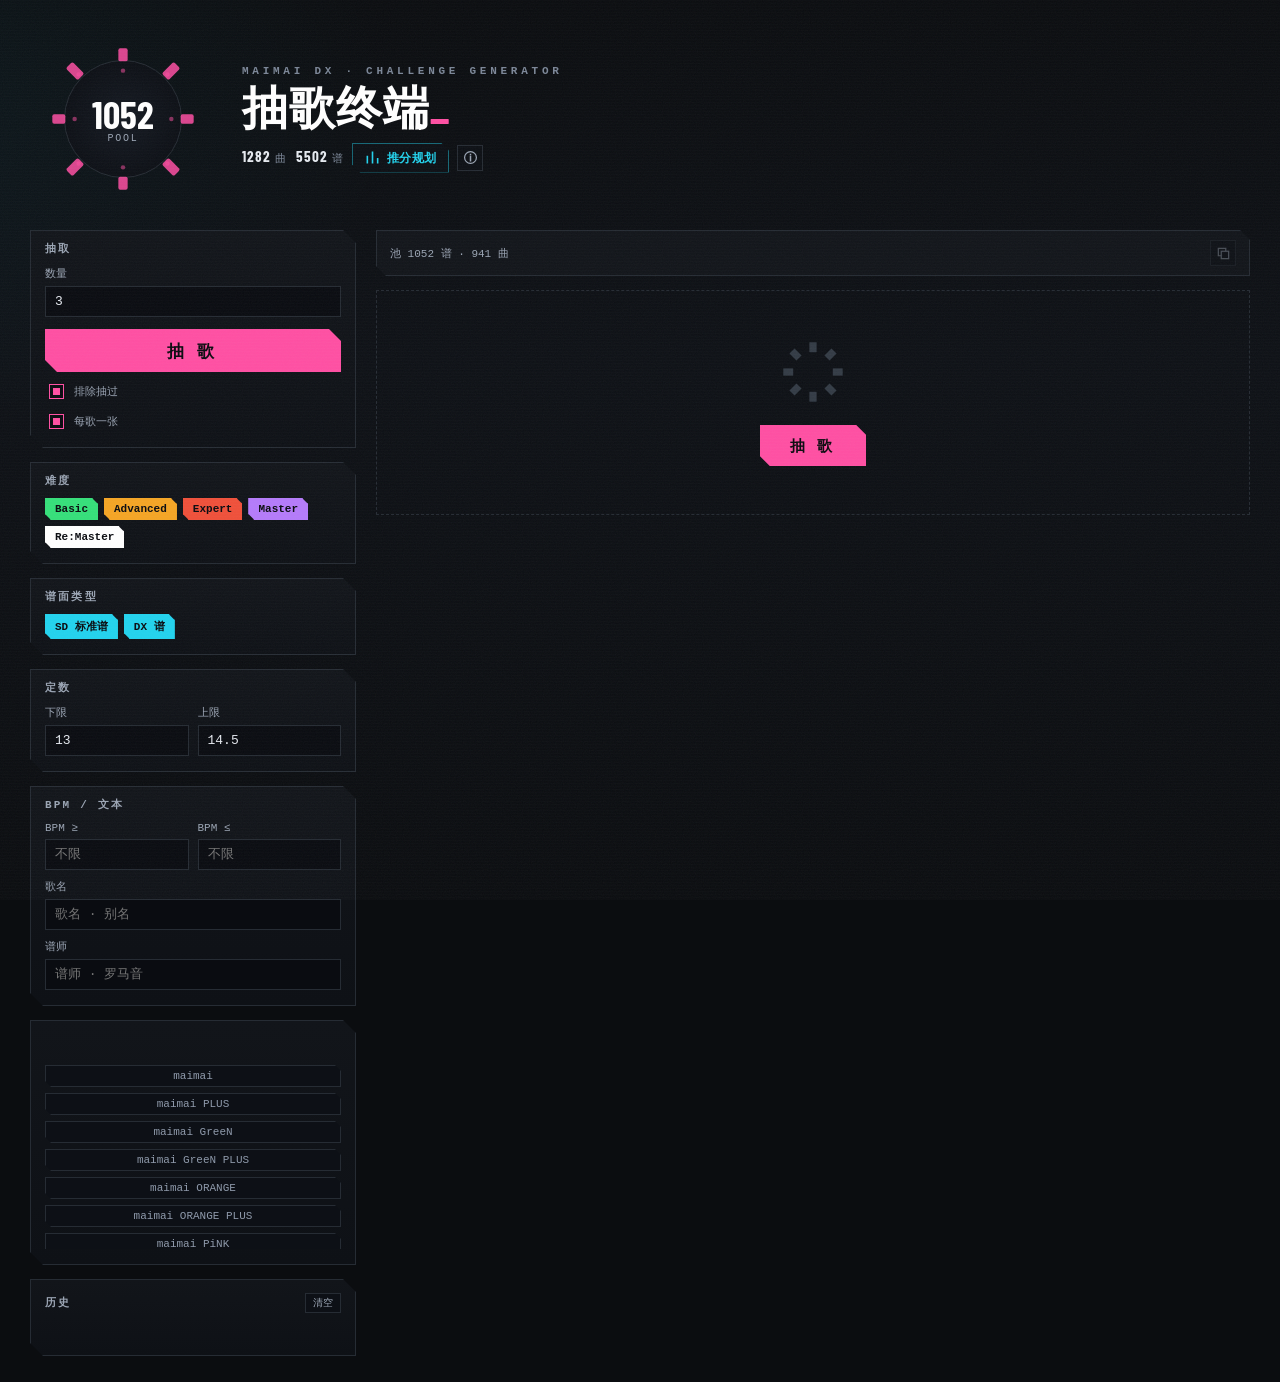
<file: index.html>
<!doctype html>
<html lang="zh-CN">
<head>
<meta charset="utf-8" />
<meta name="viewport" content="width=device-width, initial-scale=1" />
<title>抽歌终端 · MAIMAI DX</title>
<meta name="theme-color" content="#0b0d10" />
<link rel="manifest" href="manifest.json" />
<link rel="icon" href="icons/icon-192.png" />
<link rel="apple-touch-icon" href="icons/icon-192.png" />
<link rel="stylesheet" href="style.css" />
</head>
<body>
<div class="grain" aria-hidden="true"></div>
<div class="scan" aria-hidden="true"></div>

<header class="hero">
  <div class="dial" id="dial" aria-label="抽取">
    <svg viewBox="-100 -100 200 200" aria-hidden="true"><g id="dialBars"></g></svg>
    <div class="dial-core">
      <span class="dial-num" id="poolNum">--</span>
      <span class="dial-cap">POOL</span>
    </div>
  </div>
  <div class="hero-txt">
    <p class="kicker">MAIMAI DX · CHALLENGE GENERATOR</p>
    <h1>抽歌终端<span class="blink">_</span></h1>
    <nav class="acts">
      <span class="stat"><b id="dbTotal">--</b><i>曲</i></span>
      <span class="stat"><b id="dbCharts">--</b><i>谱</i></span>
      <a class="actbtn" href="plan.html" title="按你的成绩算推分收益">
        <svg viewBox="0 0 16 16" aria-hidden="true"><path d="M2.5 13.5V7M8 13.5V2.5M13.5 13.5V9.5" fill="none" stroke="currentColor" stroke-width="1.7" stroke-linecap="square"/></svg><span>推分规划</span>
      </a>
      <button class="icobtn" id="aboutBtn" title="数据来源与说明" aria-label="数据来源与说明">
        <svg viewBox="0 0 16 16" aria-hidden="true"><circle cx="8" cy="8" r="6.3" fill="none" stroke="currentColor" stroke-width="1.3"/><path d="M8 7.3v4.2M8 4.9v.2" stroke="currentColor" stroke-width="1.6" stroke-linecap="square"/></svg>
      </button>
    </nav>
  </div>
</header>

<main>
  <aside class="rail">
    <section class="box">
      <h2>抽取</h2>
      <label>数量<input id="n" type="number" min="1" max="30" value="3" /></label>
      <button id="go" class="go" title="空格或摇一摇也可再抽">抽 歌</button>
      <label class="chk" title="已经抽过的谱面不再出现"><input id="noRepeat" type="checkbox" checked /> 排除抽过</label>
      <label class="chk" title="同一首歌最多只出一张谱面"><input id="perSong" type="checkbox" checked /> 每歌一张</label>
    </section>

    <section class="box">
      <h2>难度</h2>
      <div class="chips" id="diffChips"></div>
    </section>

    <section class="box">
      <h2>谱面类型</h2>
      <div class="chips" id="typeChips"></div>
    </section>

    <section class="box">
      <h2>定数</h2>
      <div class="row">
        <label>下限<input id="dsMin" type="number" step="0.1" min="1" max="15" /></label>
        <label>上限<input id="dsMax" type="number" step="0.1" min="1" max="15" /></label>
      </div>
    </section>

    <section class="box">
      <h2>BPM / 文本</h2>
      <div class="row">
        <label>BPM ≥<input id="bpmMin" type="number" min="0" placeholder="不限" /></label>
        <label>BPM ≤<input id="bpmMax" type="number" min="0" placeholder="不限" /></label>
      </div>
      <label class="full">歌名<input id="qTitle" type="text" placeholder="歌名 · 别名" title="支持中文译名、罗马音与社区绰号，例：快乐断手器 / happysynthesizer" /></label>
      <label class="full">谱师<input id="qDesigner" type="text" placeholder="谱师 · 罗马音" title="假名可打罗马音，省略「譜面-」前缀也能命中，例：nyain / 100号" /></label>
    </section>

    <section class="box">
      <h2>版本 <button class="mini" id="verAll">全选</button><button class="mini" id="verNone">清空</button></h2>
      <div class="chips vert" id="verChips"></div>
    </section>

    <section class="box">
      <h2>历史 <button class="mini danger" id="clearHist">清空</button></h2>
      <div id="hist" class="hist"></div>
    </section>
  </aside>

  <section class="stage">
    <div class="stage-bar">
      <span id="poolInfo">加载中…</span>
      <span class="spacer"></span>
      <button class="icobtn" id="copyBtn" disabled title="复制结果" aria-label="复制结果">
        <svg viewBox="0 0 16 16" aria-hidden="true"><rect x="5.6" y="5.6" width="7.9" height="7.9" fill="none" stroke="currentColor" stroke-width="1.3"/><path d="M10.4 5.6V2.5H2.5v7.9h3.1" fill="none" stroke="currentColor" stroke-width="1.3"/></svg>
      </button>
    </div>
    <div id="results" class="results">
      <div class="empty">
        <svg class="empty-ico" viewBox="-50 -50 100 100" aria-hidden="true"><g fill="currentColor">
          <rect x="-5.5" y="-45" width="11" height="15"/><rect x="-5.5" y="30" width="11" height="15"/>
          <rect x="-45" y="-5.5" width="15" height="11"/><rect x="30" y="-5.5" width="15" height="11"/>
          <g transform="rotate(45)">
            <rect x="-5.5" y="-45" width="11" height="15"/><rect x="-5.5" y="30" width="11" height="15"/>
            <rect x="-45" y="-5.5" width="15" height="11"/><rect x="30" y="-5.5" width="15" height="11"/>
          </g>
        </g></svg>
        <button class="go-inline" id="emptyGo">抽 歌</button>
      </div>
    </div>
  </section>
</main>

<button class="gof" id="goFloat" title="再抽一次">抽歌</button>

<dialog id="about" class="about">
  <h3>数据与用法</h3>
  <ul>
    <li>曲库：<b>落雪 lxns</b>（定数 / 谱师 / BPM）＋ <b>水鱼 diving-fish</b>（版本名 / 物量）</li>
    <li>按定数 / 难度 / 版本 / 谱师 / BPM 圈出练习池，再从中随机抽谱</li>
    <li>歌名与谱师支持中文译名、罗马音与常见绰号（例：快乐断手器 / nyain / 100号）</li>
    <li><kbd>Space</kbd> 或摇一摇手机可再抽一次</li>
    <li>成绩与历史只存在这台设备的浏览器里，不联网上传</li>
    <li>本地工具：<code>python</code> 标准库起服务，数据来自公开 API，仅供个人练习使用</li>
  </ul>
  <form method="dialog"><button class="mini big">关闭</button></form>
</dialog>

<script src="core.js"></script>
<script src="app.js"></script>
<script>
(function () {
  var d = document.getElementById('about'), b = document.getElementById('aboutBtn');
  if (d && b) { b.onclick = function () { d.showModal(); }; d.addEventListener('click', function (e) { if (e.target === d) d.close(); }); }
  if ('serviceWorker' in navigator) { window.addEventListener('load', function () { navigator.serviceWorker.register('sw.js').catch(function () {}); }); }
})();
</script>
</body>
</html>
</file>
<file: style.css>
/* 抽歌终端 · 深色工业终端风（暗底 + 高饱和强调 + 锐利几何） */
:root{
  /* ui-aesthetic 骨架：无彩色底 + 强调色只做信号（文字对比度已实测 ≥4.5:1） */
  --bg:#0b0d10; --panel:#12151a; --panel2:#0e1116; --line:#262c34; --line2:#333b45;
  --ink:#e6eaf0; --dim:#9ba5b4; --weak:#7c8798;
  --hi:#ff4fa3; --cy:#22d3ee; --warn:#f5a524; --danger:#f0503a; --ok:#35e07a;
  --disp:"Barlow Condensed","Bahnschrift","DIN Alternate","Franklin Gothic Medium",Impact,sans-serif;
  --mono:"Cascadia Mono",Consolas,"Courier New",monospace;
  --sans:system-ui,"Inter","Segoe UI","Noto Sans SC",sans-serif;
  --cut:13px;
  --ease:cubic-bezier(.2,0,0,1); --dur:150ms;
  --shadow-float:0 8px 24px rgba(0,0,0,.45);
}
@font-face{font-family:"Barlow Condensed";src:url("fonts/barlowcondensed-600.woff2") format("woff2");font-weight:600;font-style:normal;font-display:swap}
@font-face{font-family:"Barlow Condensed";src:url("fonts/barlowcondensed-700.woff2") format("woff2");font-weight:700;font-style:normal;font-display:swap}
*{box-sizing:border-box}
html,body{margin:0}
body{
  background:var(--bg); color:var(--ink); font:14px/1.55 var(--sans); min-height:100vh;
  background-image:
    radial-gradient(900px 520px at -12% 12%, rgba(34,211,238,.05), transparent 62%),
    linear-gradient(180deg,#0b0d10,#0e1116 40%,#0b0d10);
  background-attachment:fixed;
}
.grain{position:fixed;inset:0;pointer-events:none;z-index:9;opacity:.045;
  background-image:url("data:image/svg+xml,%3Csvg xmlns='http://www.w3.org/2000/svg' width='140' height='140'%3E%3Cfilter id='n'%3E%3CfeTurbulence type='fractalNoise' baseFrequency='.85' numOctaves='3'/%3E%3C/filter%3E%3Crect width='140' height='140' filter='url(%23n)'/%3E%3C/svg%3E")}
.scan{position:fixed;inset:0;pointer-events:none;z-index:8;opacity:.5;
  background:repeating-linear-gradient(to bottom, rgba(255,255,255,.022) 0 1px, transparent 1px 3px)}

/* ---------- hero ---------- */
.hero{display:flex;gap:26px;align-items:center;padding:26px 30px 18px;max-width:1500px;margin:0 auto}
.kicker{margin:0 0 6px;font:600 11px/1 var(--mono);letter-spacing:.34em;color:var(--weak)}
.hero h1{margin:0;font:700 46px/1 var(--disp);letter-spacing:.02em;text-transform:uppercase;color:#fff}
.blink{color:var(--hi);animation:blink 1.4s steps(1) infinite}
@keyframes blink{50%{opacity:0}}

/* 图标化动作 + 数据统计（替代原来的整句说明） */
.acts{display:flex;align-items:center;gap:8px;margin:14px 0 0;flex-wrap:wrap}
.stat{display:flex;align-items:baseline;gap:4px;font:11px var(--mono);color:var(--weak);letter-spacing:.1em}
.stat b{font:700 15px/1 var(--disp);color:var(--ink)}
.stat i{font-style:normal}
.icobtn{display:inline-grid;place-items:center;width:26px;height:26px;padding:0;border:1px solid var(--line);
  background:#0d1015;color:var(--dim);cursor:pointer;text-decoration:none;
  transition:color var(--dur) var(--ease),border-color var(--dur) var(--ease)}
.icobtn svg{width:15px;height:15px;display:block}
.icobtn:hover{color:var(--hi);border-color:var(--hi)}
.icobtn:disabled{opacity:.4;cursor:not-allowed}
.icobtn.ok{color:var(--ok);border-color:var(--ok)}
/* 主入口：图标 + 一个短标签，靠位置、描边与强调色引导，不加解释性文字 */
.actbtn{display:inline-flex;align-items:center;gap:7px;height:30px;padding:0 12px;
  border:1px solid color-mix(in srgb,var(--cy) 45%,transparent);background:#0d1015;color:var(--cy);
  text-decoration:none;font:600 12px/1 var(--sans);letter-spacing:.02em;
  clip-path:polygon(0 0,calc(100% - 8px) 0,100% 8px,100% 100%,8px 100%,0 calc(100% - 8px));
  transition:color var(--dur) var(--ease),background var(--dur) var(--ease),border-color var(--dur) var(--ease)}
.actbtn svg{width:15px;height:15px;display:block}
.actbtn:hover{background:var(--cy);border-color:var(--cy);color:#0b0d0f}
.src{margin:0;font:12px var(--mono);color:var(--dim)}
.src b{color:var(--ink)}
kbd{font:11px var(--mono);border:1px solid var(--line);border-bottom-width:2px;border-radius:4px;
  padding:1px 5px;background:#151922;color:var(--cy)}

/* 8 键环 */
.dial{position:relative;width:186px;height:186px;flex:0 0 auto;cursor:pointer}
.dial svg{width:100%;height:100%}
.dial rect{fill:var(--hi);opacity:.85;animation:pulse 3.4s ease-in-out infinite}
.dial rect:nth-child(even){fill:var(--cy);animation-delay:.5s}
@keyframes pulse{0%,100%{opacity:.4}50%{opacity:.95}}
.dial.rolling svg{animation:spin .55s cubic-bezier(.5,0,.2,1) 1}
@keyframes spin{from{transform:rotate(0)}to{transform:rotate(360deg)}}
.dial-core{position:absolute;inset:0;display:grid;place-content:center;text-align:center;pointer-events:none}
.dial-core:before{content:"";position:absolute;inset:34px;border:1px solid var(--line);border-radius:50%;
  background:radial-gradient(circle,#151a22,#0a0c11);z-index:-1}
.dial-num{font:700 38px/1 var(--disp);color:#fff}
.dial-cap{font:10px var(--mono);letter-spacing:.18em;color:var(--dim)}

/* ---------- layout ---------- */
main{display:grid;grid-template-columns:326px minmax(0,1fr);gap:20px;padding:0 30px 26px;max-width:1500px;margin:0 auto;align-items:start}
.rail{display:flex;flex-direction:column;gap:14px;position:sticky;top:18px}
.box{background:linear-gradient(180deg,var(--panel),var(--panel2));border:1px solid var(--line);padding:13px 14px 15px;
  clip-path:polygon(0 0,calc(100% - var(--cut)) 0,100% var(--cut),100% 100%,var(--cut) 100%,0 calc(100% - var(--cut)))}
.box h2{display:flex;align-items:center;gap:8px;margin:0 0 11px;font:600 11px/1 var(--mono);letter-spacing:.2em;color:var(--dim);text-transform:uppercase}
.box h2 button{margin-left:auto}
.box h2 button+button{margin-left:0}
.row{display:flex;gap:9px}
label{display:flex;flex-direction:column;gap:5px;font:11px var(--mono);color:var(--dim);flex:1;min-width:0}
label.full{margin-top:9px}
input[type=text],input[type=number]{width:100%;background:#0a0c11;border:1px solid var(--line);color:var(--ink);
  padding:7px 9px;font:13px var(--mono);outline:none;transition:border-color .15s,box-shadow .15s}
input:focus{border-color:var(--hi);box-shadow:0 0 0 2px color-mix(in srgb,var(--hi) 22%,transparent)}
input[type=number]::-webkit-outer-spin-button,input[type=number]::-webkit-inner-spin-button{-webkit-appearance:none;margin:0}
.chk{flex-direction:row;align-items:center;gap:7px;margin-top:9px;font:11px var(--mono);color:var(--dim);cursor:pointer}
input[type=checkbox]{appearance:none;width:15px;height:15px;border:1px solid var(--line);background:#0a0c11;cursor:pointer;flex:0 0 auto}
input[type=checkbox]:checked{background:var(--hi);border-color:var(--hi);box-shadow:inset 0 0 0 3px #0a0c11}

.go{width:100%;margin-top:12px;padding:13px;border:0;cursor:pointer;background:var(--hi);color:#0b0b0f;
  font:700 17px/1 var(--disp);letter-spacing:.3em;text-transform:uppercase;
  clip-path:polygon(0 0,calc(100% - 12px) 0,100% 12px,100% 100%,12px 100%,0 calc(100% - 12px));
  transition:transform .12s,box-shadow .18s,filter .18s}
.go:hover{filter:brightness(1.1);transform:translateY(-1px)}
.go:active{transform:translateY(1px) scale(.995)}

.chips{display:flex;flex-wrap:wrap;gap:6px}
.chips.vert{max-height:184px;overflow:auto;flex-direction:column;flex-wrap:nowrap}
.chip{border:1px solid var(--line);background:#0d1016;color:#8f9aab;padding:4px 9px;cursor:pointer;
  font:11px var(--mono);white-space:nowrap;transition:.14s;
  clip-path:polygon(0 0,calc(100% - 6px) 0,100% 6px,100% 100%,6px 100%,0 calc(100% - 6px))}
.chip:hover{color:var(--ink);border-color:#3a4453}
.chip.on{color:#0a0c11;background:var(--c,var(--cy));border-color:var(--c,var(--cy));font-weight:700}
.chip.dim{opacity:.55}
.mini{border:1px solid var(--line);background:#0d1016;color:var(--dim);font:10px var(--mono);padding:2px 7px;cursor:pointer}
.mini:hover{color:var(--ink);border-color:var(--hi)}
.mini.danger:hover{color:#fff;background:#c81e4a;border-color:#c81e4a}
.mini:disabled{opacity:.4;cursor:not-allowed}

.hist{display:flex;flex-direction:column;gap:5px;max-height:216px;overflow:auto}
.hist div{font:11px var(--mono);color:#93a0b2;border-left:2px solid var(--line);padding:2px 0 2px 8px}
.hist div b{color:#d7e0ee;font-weight:600}
.hist .none{color:var(--weak)}

/* ---------- stage ---------- */
.stage{min-width:0}
.stage-bar{display:flex;align-items:center;gap:10px;padding:9px 13px;margin-bottom:14px;
  border:1px solid var(--line);background:var(--panel);
  font:11px var(--mono);color:var(--dim);clip-path:polygon(0 0,calc(100% - 10px) 0,100% 10px,100% 100%,10px 100%,0 calc(100% - 10px))}
.stage-bar .spacer{flex:1}
.results{display:grid;grid-template-columns:repeat(auto-fill,minmax(292px,1fr));gap:14px}
.empty{grid-column:1/-1;display:grid;place-items:center;gap:20px;padding:48px 0;border:1px dashed var(--line)}
.empty-ico{width:66px;height:66px;color:var(--line2)}
.go-inline{border:0;cursor:pointer;padding:13px 30px;background:var(--hi);color:#0b0b0f;
  font:700 15px/1 var(--disp);letter-spacing:.3em;text-transform:uppercase;
  clip-path:polygon(0 0,calc(100% - 10px) 0,100% 10px,100% 100%,10px 100%,0 calc(100% - 10px));
  transition:filter var(--dur) var(--ease)}
.go-inline:hover{filter:brightness(1.1)}

.card{position:relative;overflow:hidden;padding:15px 16px 14px;background:linear-gradient(160deg,#141821,#0c0f14 70%);
  border:1px solid var(--line);border-left:3px solid var(--c,var(--hi));
  clip-path:polygon(0 0,calc(100% - 16px) 0,100% 16px,100% 100%,0 100%)}
.card:after{content:"";position:absolute;right:-40px;top:-40px;width:120px;height:120px;border-radius:50%;
  background:radial-gradient(circle,var(--c),transparent 70%);opacity:.07}
.card .idx{position:absolute;right:10px;bottom:-10px;font:700 62px/1 var(--disp);color:#fff;opacity:.05}
.card .tagrow{display:flex;align-items:center;gap:7px;flex-wrap:wrap}
.tag{font:700 10px/1 var(--mono);letter-spacing:.1em;padding:3px 7px;background:var(--c,var(--hi));color:#0a0c11}
.tag.ghost{background:transparent;border:1px solid var(--line);color:var(--dim);font-weight:400}
.card h3{margin:11px 2px 3px;font:600 17px/1.32 var(--sans);word-break:break-word}
.card .art{margin:0 2px;font:11px var(--mono);color:#7f8a9b;word-break:break-all}
.dsline{display:flex;align-items:baseline;gap:9px;margin:12px 2px 0}
.ds{font:700 40px/1 var(--disp);color:var(--c,var(--hi))}
.ds-cap{font:10px var(--mono);letter-spacing:.16em;color:var(--dim)}
.card dl{display:grid;grid-template-columns:auto 1fr;gap:2px 10px;margin:12px 0 0;font:11px var(--mono)}
.card dt{color:var(--weak)}
.card dd{margin:0;color:#cdd6e3;text-align:right;word-break:break-all}

/* 说明浮层：所有被移出页面的散文都收在这里，按需打开 */
.about{border:1px solid var(--line2);background:var(--panel);color:var(--ink);max-width:min(560px,92vw);
  padding:20px 22px;box-shadow:var(--shadow-float);border-radius:2px}
.about::backdrop{background:rgba(6,8,11,.72);backdrop-filter:blur(6px)}
.about h3{margin:0 0 12px;font:700 16px/1 var(--disp);letter-spacing:.18em;text-transform:uppercase}
.about ul{margin:0 0 16px;padding-left:16px;display:grid;gap:8px}
.about li{font:12px/1.7 var(--mono);color:var(--dim)}
.about li b{color:var(--ink)}
.about code{color:var(--cy)}
.about form{margin:0;text-align:right}

/* 手机端：浮动抽歌按钮 + 提示切换 */
.gof{display:none;position:fixed;right:14px;bottom:18px;z-index:20;width:86px;height:86px;border:0;cursor:pointer;
  border-radius:50%;background:var(--hi);color:#0b0b0f;font:700 16px/1.1 var(--disp);letter-spacing:.08em;
  box-shadow:var(--shadow-float)}
.gof:active{transform:scale(.93)}
.mobon{display:none}
.chip:active{border-color:var(--hi)}

@media (max-width:980px){
  main{grid-template-columns:1fr}
  .rail{position:static}
  .hero{flex-direction:column;align-items:flex-start;gap:14px}
  .hero h1{font-size:34px}
}
@media (max-width:720px){
  .mobon{display:inline}
  .kbdon{display:none}
  .gof{display:block}
  .hero{padding:18px 14px 10px}
  .kicker{letter-spacing:.2em}
  .dial{width:132px;height:132px}
  .dial-num{font-size:28px}
  .dial-cap{font-size:9px}
  main{padding:0 14px 96px}
  .results{grid-template-columns:1fr}
  .box{padding:12px 12px 14px}
  .chip{padding:8px 12px;font-size:12px}
  .chips{gap:8px}
  .chips.vert{max-height:150px}
  .chk{padding:4px 0}
  input[type=text],input[type=number]{padding:10px 9px}
  input[type=checkbox]{width:19px;height:19px}
  .go{padding:15px;font-size:18px}
  .stage-bar{flex-wrap:wrap;row-gap:6px}
  .empty{padding:34px 0}
}
</file>
